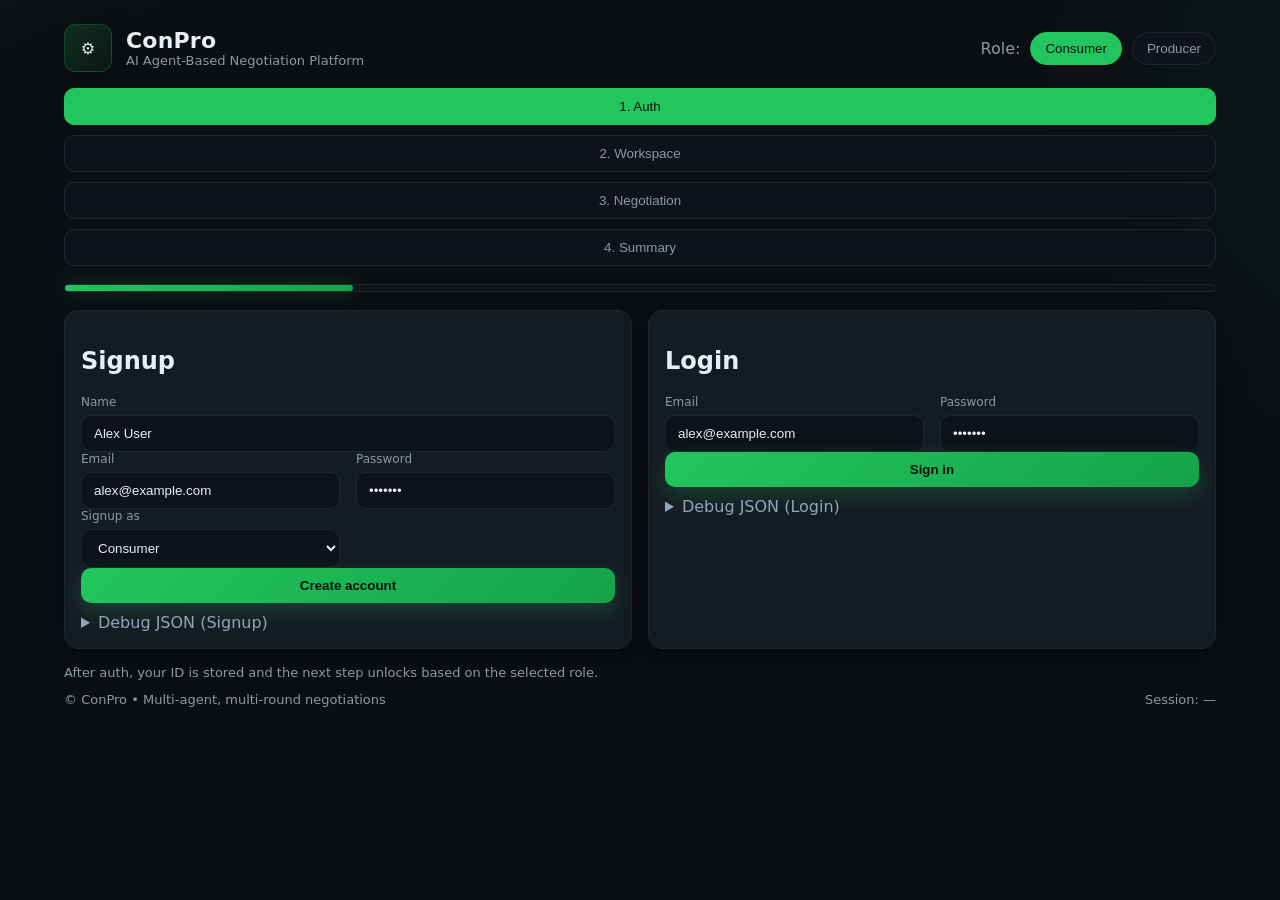
<file: frontend/index.html>
<!doctype html>
<html lang="en">
<head>
  <meta charset="utf-8"/>
  <meta name="viewport" content="width=device-width,initial-scale=1"/>
  <title>ConPro — AI Negotiation Platform</title>
  <link rel="stylesheet" href="./styles.css"/>
</head>
<body class="theme-dark">
  <div class="app-shell">
    <header class="app-header">
      <div class="brand">
        <div class="logo">⚙️</div>
        <div>
          <h1>ConPro</h1>
          <p>AI Agent-Based Negotiation Platform</p>
        </div>
      </div>

      <div class="role-toggle">
        <span class="label">Role:</span>
        <button id="roleConsumer" class="pill active">Consumer</button>
        <button id="roleProducer" class="pill">Producer</button>
      </div>
    </header>

    <nav class="wizard">
      <button class="tab active" data-tab="tab-auth">1. Auth</button>
      <button class="tab" data-tab="tab-workspace">2. Workspace</button>
      <button class="tab" data-tab="tab-negotiation">3. Negotiation</button>
      <button class="tab" data-tab="tab-summary">4. Summary</button>
      <div class="progress"><div class="bar" id="progressBar"></div></div>
    </nav>

    <main class="content">
      <!-- TAB 1: AUTH -->
      <section id="tab-auth" class="tab-pane active">
        <div class="grid-2">
          <div class="card">
            <h2>Signup</h2>
            <div class="form">
              <label>Name</label>
              <input id="name" placeholder="Your name" value="Alex User"/>
              <div class="grid-2">
                <div>
                  <label>Email</label>
                  <input id="email" placeholder="you@example.com" value="alex@example.com"/>
                </div>
                <div>
                  <label>Password</label>
                  <input id="password" type="password" placeholder="••••••••" value="test123"/>
                </div>
              </div>
              <div class="grid-2">
                <div>
                  <label>Signup as</label>
                  <select id="signup_role">
                    <option value="consumer" selected>Consumer</option>
                    <option value="producer">Producer</option>
                  </select>
                </div>
              </div>
              <button id="btnSignup" class="primary">Create account</button>
            </div>

            <details class="debug">
              <summary>Debug JSON (Signup)</summary>
              <pre id="signup_out" class="log"></pre>
            </details>
          </div>

          <div class="card">
            <h2>Login</h2>
            <div class="form">
              <div class="grid-2">
                <div>
                  <label>Email</label>
                  <input id="login_email" placeholder="you@example.com" value="alex@example.com"/>
                </div>
                <div>
                  <label>Password</label>
                  <input id="login_password" type="password" placeholder="••••••••" value="test123"/>
                </div>
              </div>
              <button id="btnLogin" class="primary">Sign in</button>
            </div>

            <details class="debug">
              <summary>Debug JSON (Login)</summary>
              <pre id="login_out" class="log"></pre>
            </details>
          </div>
        </div>
        <div class="hint">After auth, your ID is stored and the next step unlocks based on the selected role.</div>
      </section>

      <!-- TAB 2: WORKSPACE -->
      <section id="tab-workspace" class="tab-pane">
        <div class="grid-2">
          <!-- Consumer workspace -->
          <div class="card role-consumer-only">
            <h2>Consumer Workspace — Submit Request</h2>
            <div class="form">
              <div class="grid-3">
                <div>
                  <label>Consumer ID</label>
                  <input id="consumer_id" placeholder="Auto-filled after auth"/>
                </div>
                <div>
                  <label>Product</label>
                  <select id="product_name">
                    <option>Wheat</option><option>Cement</option><option>Handmade Pottery</option>
                    <option>Paracetamol Tablets</option><option>Cotton Fabric</option>
                  </select>
                </div>
                <div>
                  <label>Quantity</label>
                  <input id="quantity" type="number" value="300"/>
                </div>
              </div>

              <div class="grid-2">
                <div>
                  <label>Budget (per unit)</label>
                  <input id="budget" type="number" step="0.01" value="60"/>
                </div>
                <div>
                  <label>Specs (JSON)</label>
                  <textarea id="specs" rows="3">{ "quality": "A" }</textarea>
                </div>
              </div>
              <button id="btnSubmitRequest" class="primary">Submit Request</button>
            </div>

            <div id="request_human" class="human"></div>
            <details class="debug">
              <summary>Debug JSON (Request)</summary>
              <pre id="request_out" class="log"></pre>
            </details>
          </div>

          <!-- Producer workspace -->
          <div class="card role-producer-only hidden">
            <h2>Producer Workspace — Register Product</h2>
            <div class="form">
              <div class="grid-3">
                <div>
                  <label>Producer ID</label>
                  <input id="producer_id" placeholder="Auto-filled after auth"/>
                </div>
                <div>
                  <label>Product Name</label>
                  <input id="prod_name" placeholder="e.g., Wheat"/>
                </div>
                <div>
                  <label>Domain</label>
                  <select id="prod_domain">
                    <option value="agriculture">Agriculture</option>
                    <option value="construction">Construction</option>
                    <option value="handicrafts">Handicrafts</option>
                    <option value="pharma">Pharma</option>
                    <option value="textiles">Textiles</option>
                  </select>
                </div>
              </div>

              <div class="grid-3">
                <div>
                  <label>Price</label>
                  <input id="prod_price" type="number" step="0.01" placeholder="55.00"/>
                </div>
                <div>
                  <label>Quantity</label>
                  <input id="prod_qty" type="number" placeholder="800"/>
                </div>
                <div>
                  <label>Specs (JSON)</label>
                  <textarea id="prod_specs" rows="3">{ "quality":"A","origin":"Punjab" }</textarea>
                </div>
              </div>
              <button id="btnAddProduct" class="primary">Register Product</button>
            </div>

            <div id="producer_human" class="human"></div>
            <details class="debug">
              <summary>Debug JSON (Product)</summary>
              <pre id="producer_out" class="log"></pre>
            </details>
          </div>
        </div>
      </section>

      <!-- TAB 3: NEGOTIATION -->
      <section id="tab-negotiation" class="tab-pane">
        <div class="card">
          <h2>Start Negotiation</h2>
          <div class="form">
            <div class="grid-3">
              <div>
                <label>Num Producers</label>
                <input id="num_producers" type="number" value="3"/>
              </div>
              <div>
                <label>Num Rounds</label>
                <input id="num_rounds" type="number" value="3"/>
              </div>
              <div>
                <label>Use LLM</label>
                <select id="use_llm"><option value="false" selected>No</option><option value="true">Yes</option></select>
              </div>
            </div>
            <label>Product JSON</label>
            <textarea id="product_json" rows="6">{
  "name": "Wheat",
  "price": 55.0,
  "quantity": 800,
  "specs": { "quality": "A", "origin": "Punjab" }
}</textarea>
            <button id="btnStart" class="primary">Start Session</button>
          </div>

          <div id="start_human" class="human"></div>
          <details class="debug">
            <summary>Debug JSON (Start)</summary>
            <pre id="start_out" class="log"></pre>
          </details>
        </div>

        <div class="card">
          <h2>Round Offers</h2>
          <div class="form grid-4 flow-row">
            <div>
              <label>Session ID</label>
              <input id="session_id" placeholder="Auto-filled"/>
            </div>
            <div>
              <label>Round</label>
              <input id="round_number" type="number" value="1"/>
            </div>
            <div style="display:flex;align-items:end;gap:8px;">
              <button id="btnPrevRound" class="ghost">Prev</button>
              <button id="btnRound">Fetch</button>
              <button id="btnNextRound" class="ghost">Next</button>
            </div>
          </div>

          <!-- Human-readable table -->
          <div id="offers_table_wrap"></div>

          <details class="debug">
            <summary>Debug JSON (Round)</summary>
            <pre id="round_out" class="log"></pre>
          </details>
        </div>

        <div class="card">
          <h2>Choose & Finalize</h2>
          <div class="form grid-3">
            <div>
              <label>Round</label>
              <input id="choose_round_number" type="number" value="1"/>
            </div>
            <div>
              <label>Offer Index (1-based)</label>
              <input id="choose_offer_index" type="number" value="1"/>
            </div>
            <div style="display:flex;align-items:end;">
              <button id="btnChoose">Choose Offer</button>
            </div>
          </div>

          <div id="choose_human" class="human"></div>
          <details class="debug">
            <summary>Debug JSON (Choose)</summary>
            <pre id="choose_out" class="log"></pre>
          </details>

          <div class="form grid-3">
            <div>
              <label>Chosen Deal Index</label>
              <input id="chosen_deal_index" type="number" value="0"/>
            </div>
            <div style="display:flex;align-items:end;">
              <button id="btnFinalize" class="primary">Finalize</button>
            </div>
          </div>

          <div id="final_human" class="human"></div>
          <details class="debug">
            <summary>Debug JSON (Finalize)</summary>
            <pre id="final_out" class="log"></pre>
          </details>
        </div>
      </section>

      <!-- TAB 4: SUMMARY -->
      <section id="tab-summary" class="tab-pane">
        <div class="card">
          <h2>Negotiation Summary</h2>
          <div class="actions"><button id="btnSummary" class="primary">Get Summary</button></div>

          <div id="summary_human" class="human"></div>
          <details class="debug">
            <summary>Debug JSON (Summary)</summary>
            <pre id="summary_out" class="log"></pre>
          </details>
        </div>
      </section>
    </main>

    <footer class="app-footer">
      <span>© ConPro • Multi-agent, multi-round negotiations</span>
      <span id="footSession">Session: —</span>
    </footer>
  </div>

  <!-- toast container -->
  <div id="toasts" class="toasts"></div>

  <script src="./app.js"></script>
</body>
</html>
</file>
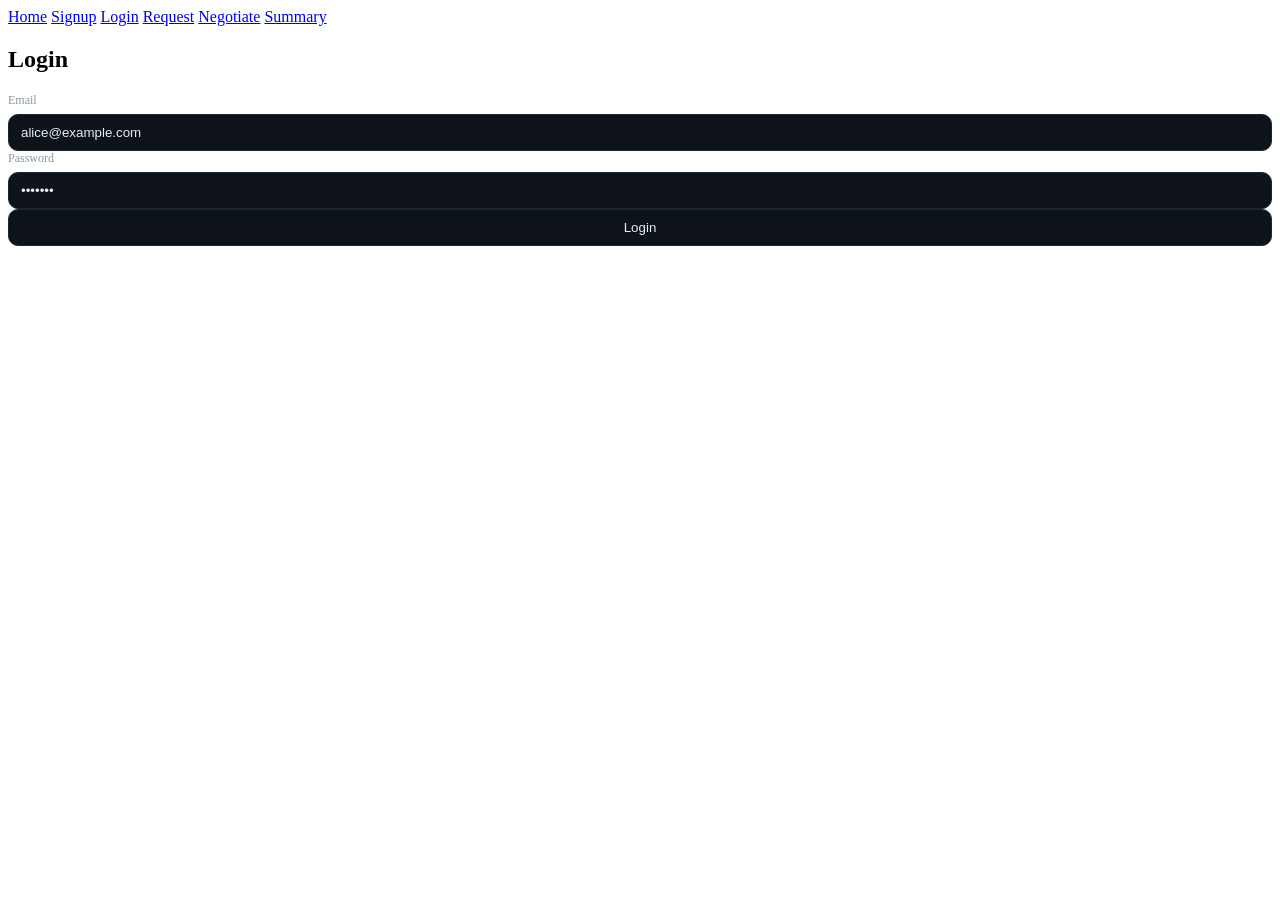
<file: frontend/login.html>
<!doctype html>
<html lang="en">
<head>
  <meta charset="utf-8" />
  <meta name="viewport" content="width=device-width, initial-scale=1" />
  <title>Login - Negotiation Demo</title>
  <link rel="stylesheet" href="./styles.css" />
</head>
<body>
  <header>
    <a class="tag" href="/frontend/index.html">Home</a>
    <a class="tag" href="/frontend/signup.html">Signup</a>
    <a class="tag" href="/frontend/login.html">Login</a>
    <a class="tag" href="/frontend/request.html">Request</a>
    <a class="tag" href="/frontend/negotiate.html">Negotiate</a>
    <a class="tag" href="/frontend/summary.html">Summary</a>
  </header>
  <main>
    <section>
      <h2>Login</h2>
      <label>Email</label>
      <input id="login_email" value="alice@example.com" />
      <label>Password</label>
      <input id="login_password" type="password" value="test123" />
      <button id="btnLogin">Login</button>
      <pre id="login_out"></pre>
    </section>
  </main>
  <script src="./app.js"></script>
</body>
</html>
</file>
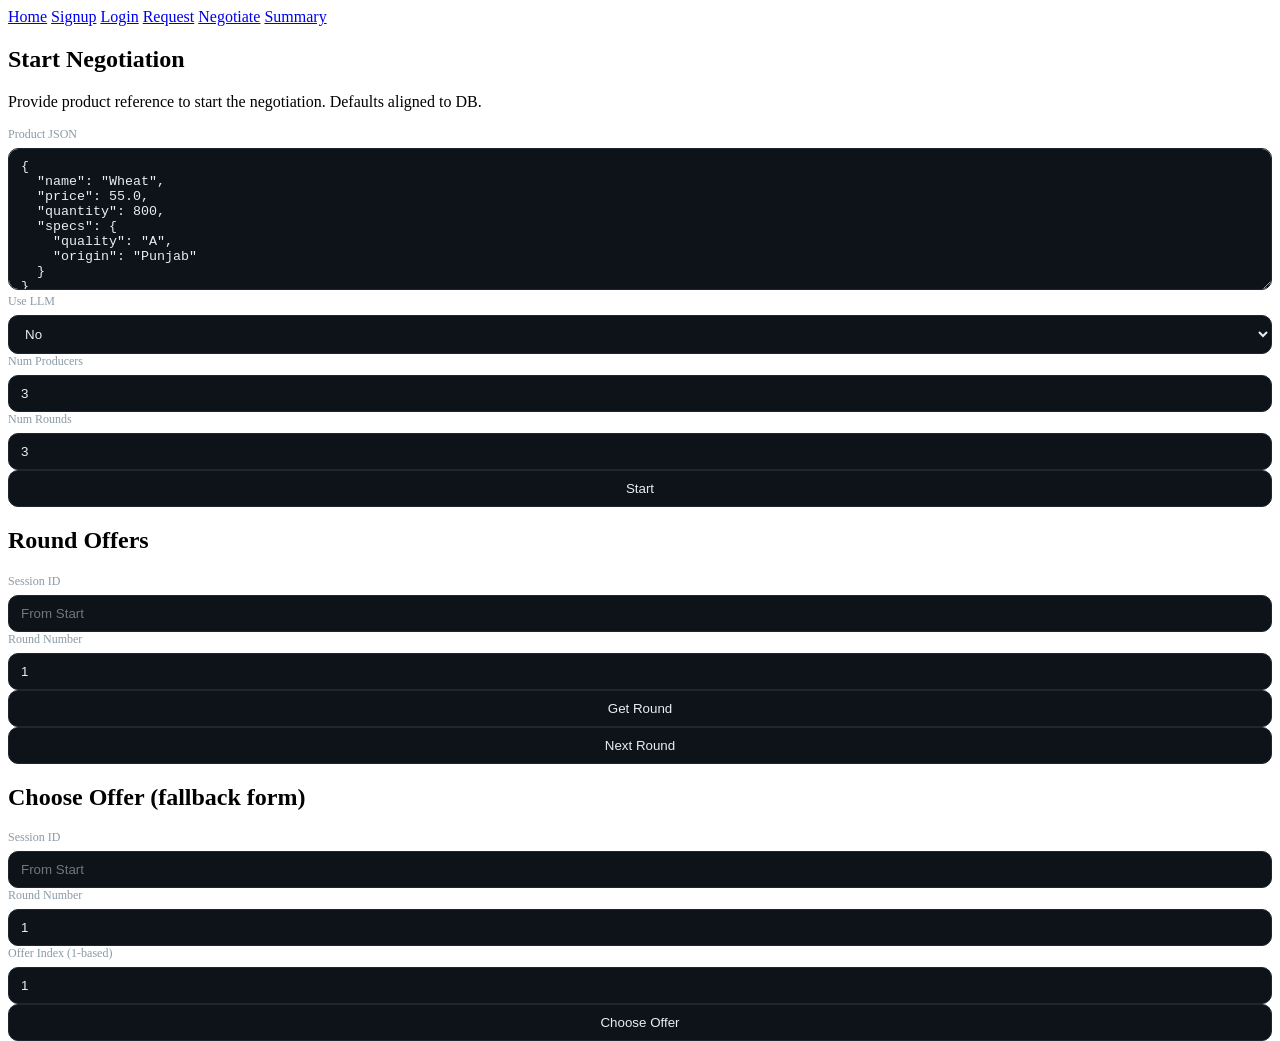
<file: frontend/negotiate.html>
<!doctype html>
<html lang="en">
<head>
  <meta charset="utf-8" />
  <meta name="viewport" content="width=device-width, initial-scale=1" />
  <title>Negotiate - Negotiation Demo</title>
  <link rel="stylesheet" href="./styles.css" />
</head>
<body>
  <header>
    <a class="tag" href="/frontend/index.html">Home</a>
    <a class="tag" href="/frontend/signup.html">Signup</a>
    <a class="tag" href="/frontend/login.html">Login</a>
    <a class="tag" href="/frontend/request.html">Request</a>
    <a class="tag" href="/frontend/negotiate.html">Negotiate</a>
    <a class="tag" href="/frontend/summary.html">Summary</a>
  </header>
  <main>
    <section>
      <h2>Start Negotiation</h2>
      <p>Provide product reference to start the negotiation. Defaults aligned to DB.</p>
      <label>Product JSON</label>
      <textarea id="product_json" rows="8">{
  "name": "Wheat",
  "price": 55.0,
  "quantity": 800,
  "specs": {
    "quality": "A",
    "origin": "Punjab"
  }
}</textarea>
      <label>Use LLM</label>
      <select id="use_llm"><option value="false" selected>No</option><option value="true">Yes</option></select>
      <div class="row">
        <div>
          <label>Num Producers</label>
          <input id="num_producers" type="number" value="3" />
        </div>
        <div>
          <label>Num Rounds</label>
          <input id="num_rounds" type="number" value="3" />
        </div>
      </div>
      <button id="btnStart">Start</button>
      <pre id="start_out"></pre>
    </section>

    <section>
      <h2>Round Offers</h2>
      <label>Session ID</label>
      <input id="session_id" placeholder="From Start" />
      <label>Round Number</label>
      <input id="round_number" type="number" value="1" />
      <div class="row">
        <button id="btnRound">Get Round</button>
        <button id="btnNextRound">Next Round</button>
      </div>
      <pre id="round_out"></pre>
      <div id="offers_list"></div>
    </section>

    <section>
      <h2>Choose Offer (fallback form)</h2>
      <label>Session ID</label>
      <input id="choose_session_id" placeholder="From Start" />
      <div class="row">
        <div>
          <label>Round Number</label>
          <input id="choose_round_number" type="number" value="1" />
        </div>
        <div>
          <label>Offer Index (1-based)</label>
          <input id="choose_offer_index" type="number" value="1" />
        </div>
      </div>
      <button id="btnChoose">Choose Offer</button>
      <pre id="choose_out"></pre>
    </section>
  </main>
  <script src="./app.js"></script>
</body>
</html>
</file>
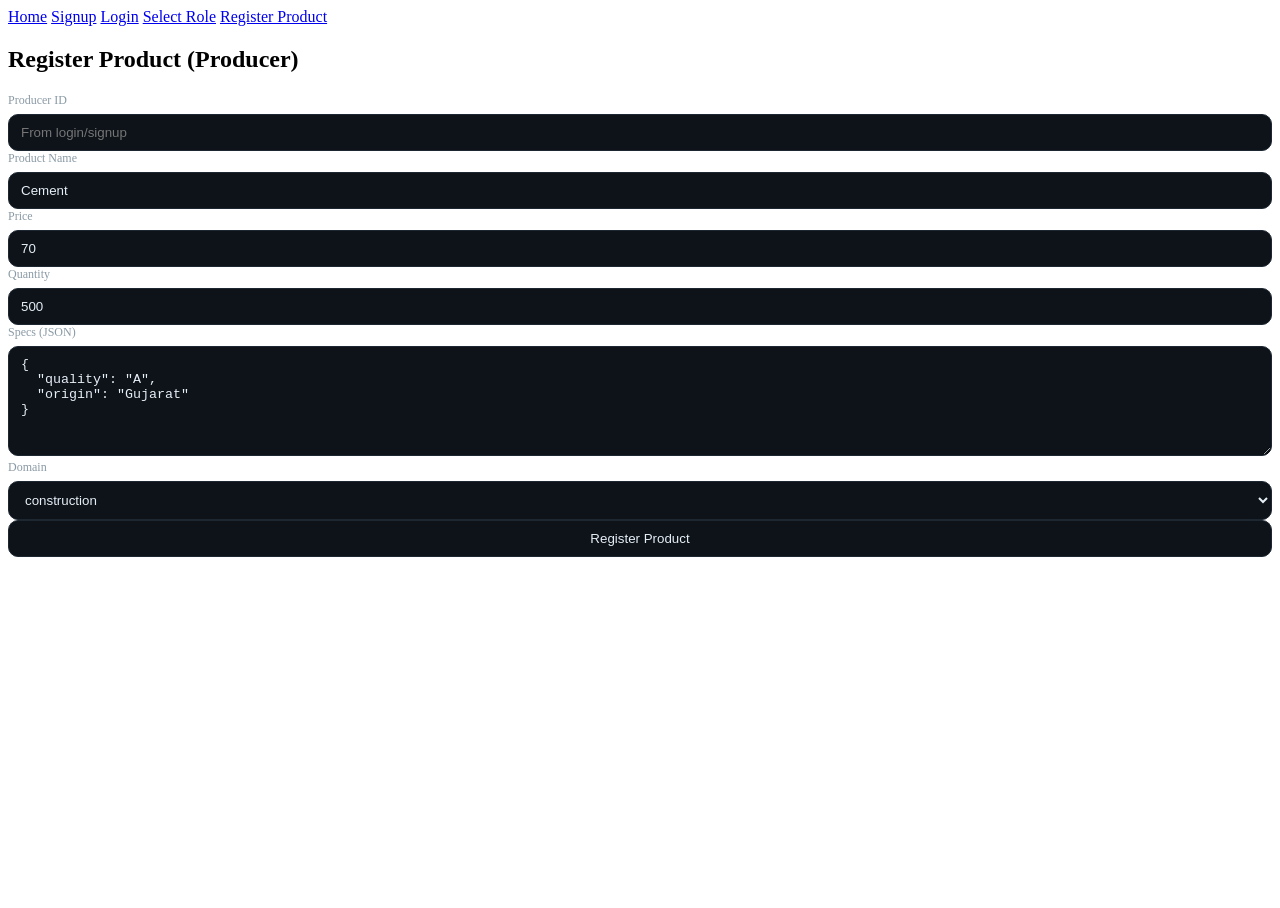
<file: frontend/producer.html>
<!doctype html>
<html lang="en">
<head>
  <meta charset="utf-8" />
  <meta name="viewport" content="width=device-width, initial-scale=1" />
  <title>Register Product - Negotiation Demo</title>
  <link rel="stylesheet" href="./styles.css" />
</head>
<body>
  <header>
    <a class="tag" href="/frontend/index.html">Home</a>
    <a class="tag" href="/frontend/signup.html">Signup</a>
    <a class="tag" href="/frontend/login.html">Login</a>
    <a class="tag" href="/frontend/role.html">Select Role</a>
    <a class="tag" href="/frontend/producer.html">Register Product</a>
  </header>
  <main>
    <section>
      <h2>Register Product (Producer)</h2>
      <label>Producer ID</label>
      <input id="producer_id" placeholder="From login/signup" />

      <label>Product Name</label>
      <input id="prod_name" value="Cement" />

      <div class="row">
        <div>
          <label>Price</label>
          <input id="prod_price" type="number" step="0.01" value="70" />
        </div>
        <div>
          <label>Quantity</label>
          <input id="prod_qty" type="number" value="500" />
        </div>
      </div>

      <label>Specs (JSON)</label>
      <textarea id="prod_specs" rows="3">{
  "quality": "A",
  "origin": "Gujarat"
}</textarea>

      <label>Domain</label>
      <select id="prod_domain">
        <option>construction</option>
        <option>agriculture</option>
        <option>handicrafts</option>
        <option>pharmaceuticals</option>
        <option>textiles</option>
      </select>

      <button id="btnAddProduct">Register Product</button>
      <pre id="producer_out"></pre>
    </section>
  </main>
  <script src="./app.js"></script>
</body>
</html>
</file>
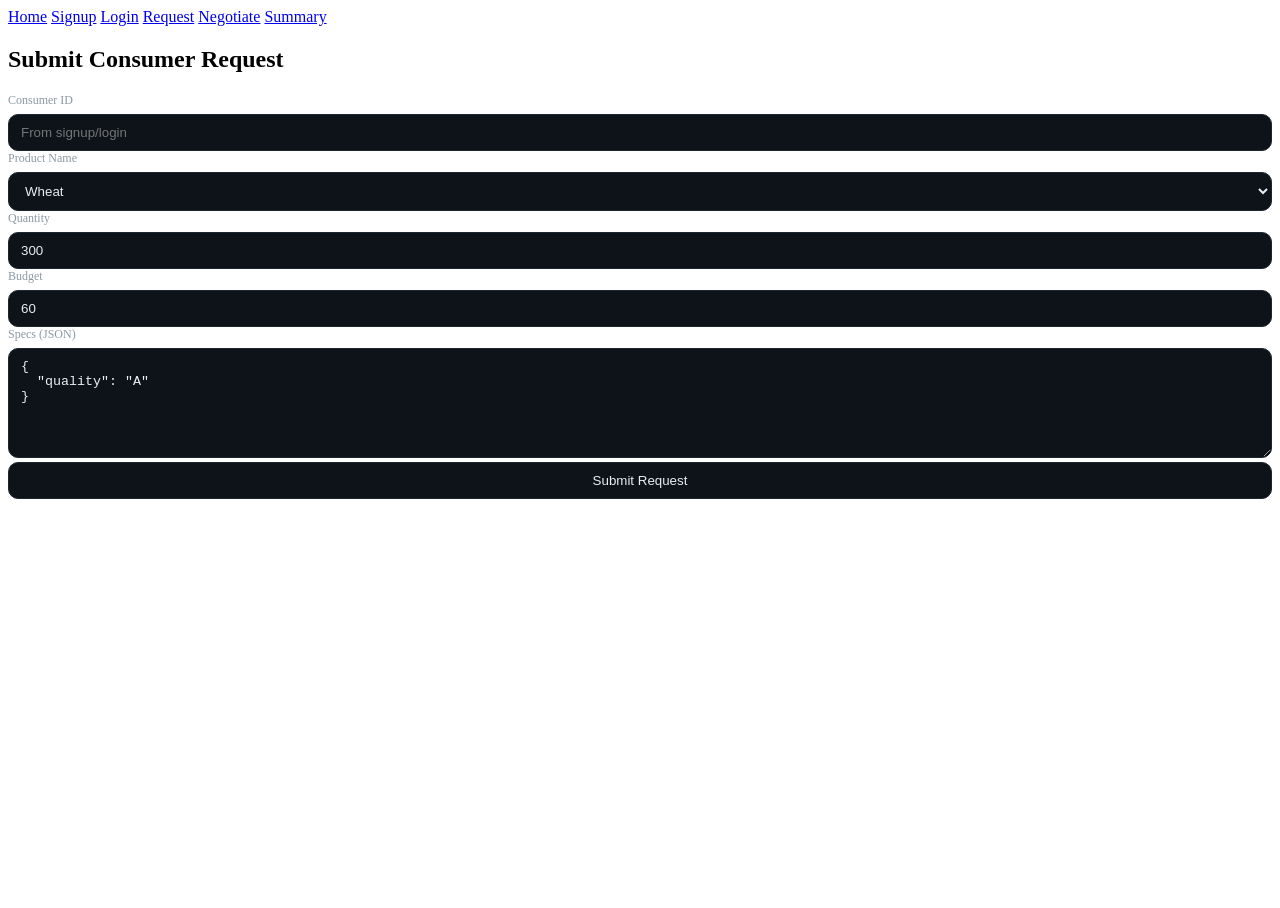
<file: frontend/request.html>
<!doctype html>
<html lang="en">
<head>
  <meta charset="utf-8" />
  <meta name="viewport" content="width=device-width, initial-scale=1" />
  <title>Submit Request - Negotiation Demo</title>
  <link rel="stylesheet" href="./styles.css" />
</head>
<body>
  <header>
    <a class="tag" href="/frontend/index.html">Home</a>
    <a class="tag" href="/frontend/signup.html">Signup</a>
    <a class="tag" href="/frontend/login.html">Login</a>
    <a class="tag" href="/frontend/request.html">Request</a>
    <a class="tag" href="/frontend/negotiate.html">Negotiate</a>
    <a class="tag" href="/frontend/summary.html">Summary</a>
  </header>
  <main>
    <section>
      <h2>Submit Consumer Request</h2>
      <label>Consumer ID</label>
      <input id="consumer_id" placeholder="From signup/login" />
      <label>Product Name</label>
      <select id="product_name">
        <option>Wheat</option>
        <option>Cement</option>
        <option>Handmade Pottery</option>
        <option>Paracetamol Tablets</option>
        <option>Cotton Fabric</option>
      </select>
      <div class="row">
        <div>
          <label>Quantity</label>
          <input id="quantity" type="number" value="300" />
        </div>
        <div>
          <label>Budget</label>
          <input id="budget" type="number" step="0.01" value="60" />
        </div>
      </div>
      <label>Specs (JSON)</label>
      <textarea id="specs" rows="3">{
  "quality": "A"
}</textarea>
      <button id="btnSubmitRequest">Submit Request</button>
      <pre id="request_out"></pre>
    </section>
  </main>
  <script src="./app.js"></script>
</body>
</html>
</file>
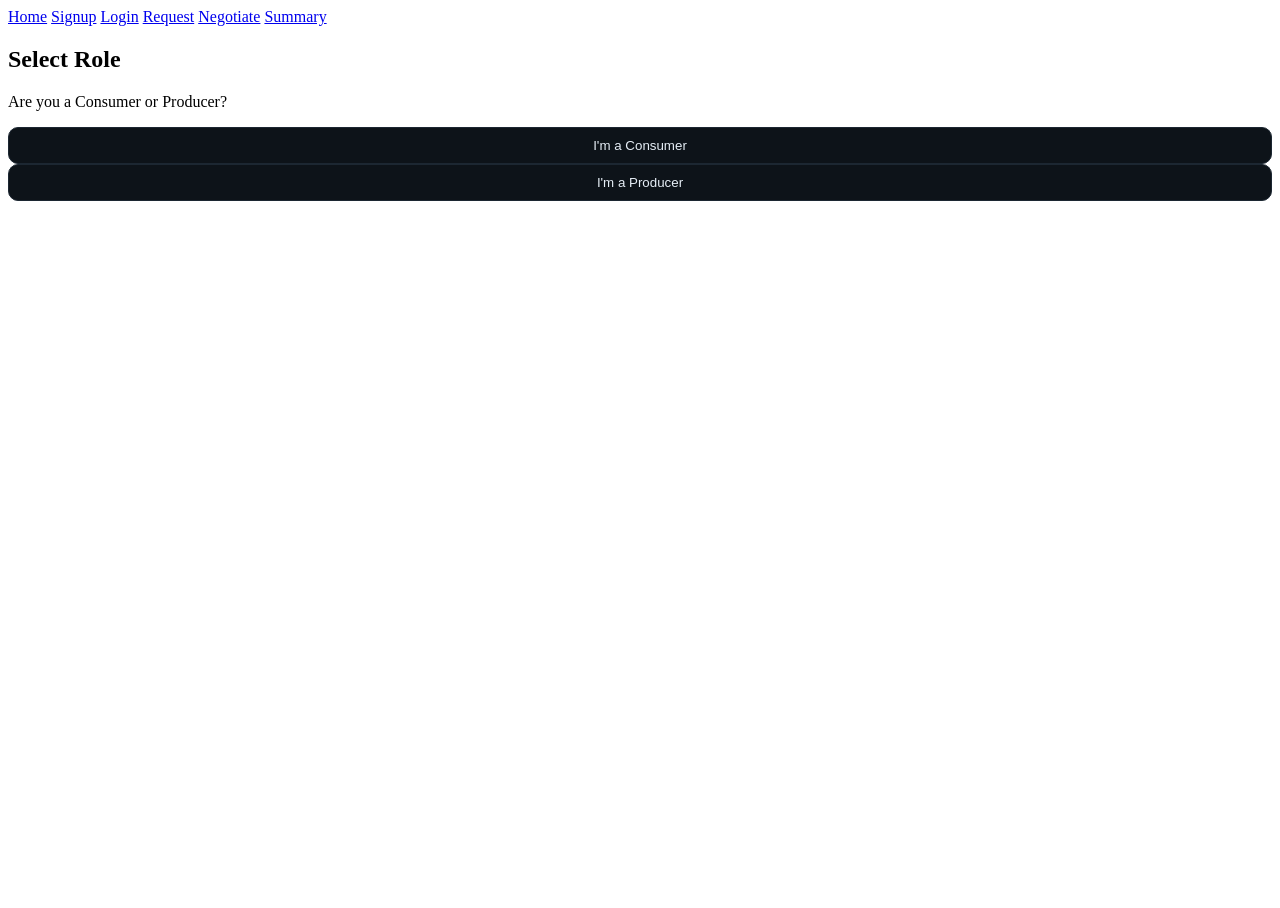
<file: frontend/role.html>
<!doctype html>
<html lang="en">
<head>
  <meta charset="utf-8" />
  <meta name="viewport" content="width=device-width, initial-scale=1" />
  <title>Select Role - Negotiation Demo</title>
  <link rel="stylesheet" href="./styles.css" />
</head>
<body>
  <header>
    <a class="tag" href="/frontend/index.html">Home</a>
    <a class="tag" href="/frontend/signup.html">Signup</a>
    <a class="tag" href="/frontend/login.html">Login</a>
    <a class="tag" href="/frontend/request.html">Request</a>
    <a class="tag" href="/frontend/negotiate.html">Negotiate</a>
    <a class="tag" href="/frontend/summary.html">Summary</a>
  </header>
  <main>
    <section>
      <h2>Select Role</h2>
      <p>Are you a Consumer or Producer?</p>
      <div class="row">
        <button id="btnRoleConsumer">I'm a Consumer</button>
        <button id="btnRoleProducer">I'm a Producer</button>
      </div>
      <pre id="role_out"></pre>
    </section>
  </main>
  <script src="./app.js"></script>
</body>
</html>
</file>
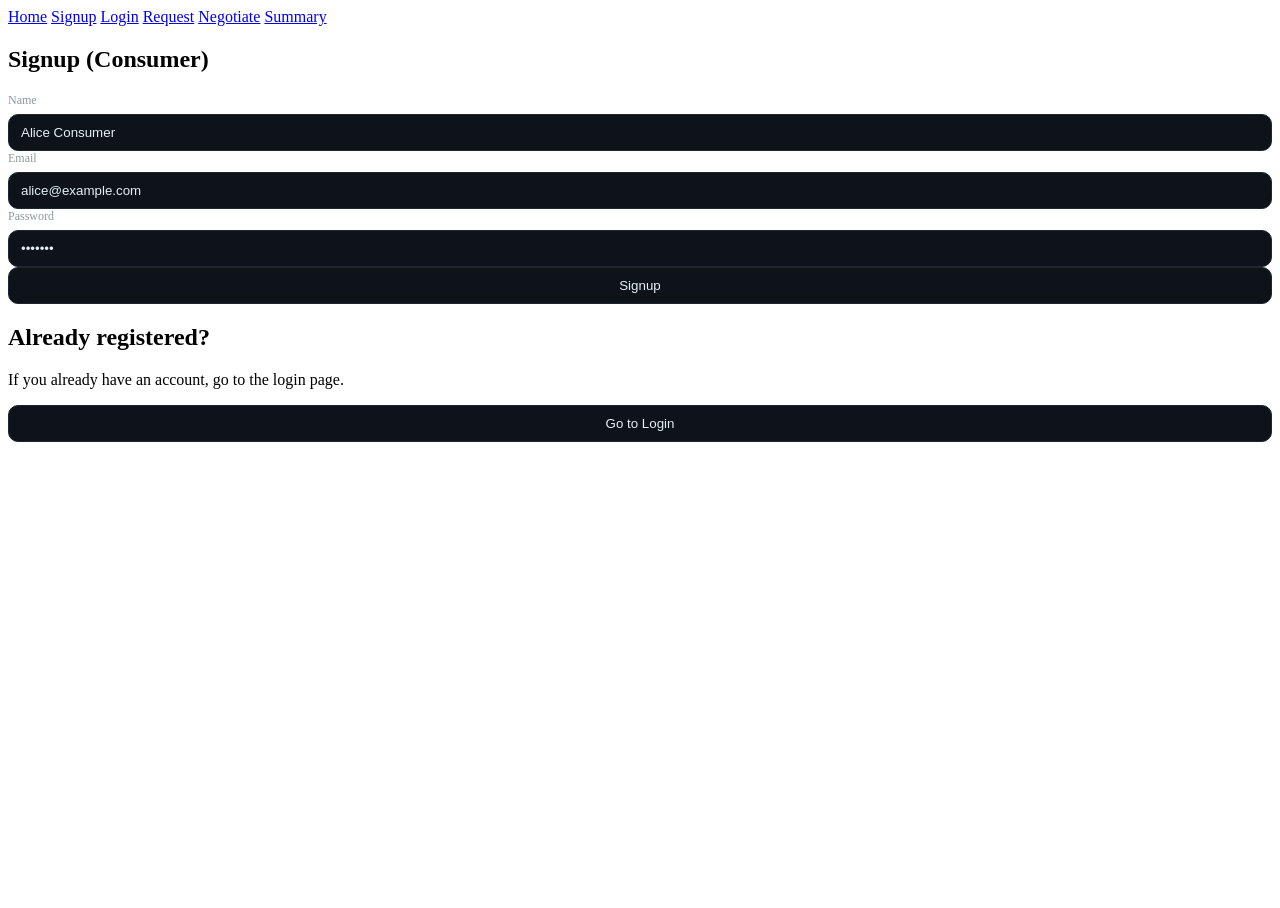
<file: frontend/signup.html>
<!doctype html>
<html lang="en">
<head>
  <meta charset="utf-8" />
  <meta name="viewport" content="width=device-width, initial-scale=1" />
  <title>Signup - Negotiation Demo</title>
  <link rel="stylesheet" href="./styles.css" />
</head>
<body>
  <header>
    <a class="tag" href="/frontend/index.html">Home</a>
    <a class="tag" href="/frontend/signup.html">Signup</a>
    <a class="tag" href="/frontend/login.html">Login</a>
    <a class="tag" href="/frontend/request.html">Request</a>
    <a class="tag" href="/frontend/negotiate.html">Negotiate</a>
    <a class="tag" href="/frontend/summary.html">Summary</a>
  </header>
  <main>
    <section>
      <h2>Signup (Consumer)</h2>
      <label>Name</label>
      <input id="name" value="Alice Consumer" />
      <label>Email</label>
      <input id="email" value="alice@example.com" />
      <label>Password</label>
      <input id="password" type="password" value="test123" />
      <button id="btnSignup">Signup</button>
      <pre id="signup_out"></pre>
    </section>

    <section>
      <h2>Already registered?</h2>
      <p>If you already have an account, go to the login page.</p>
      <button id="btnGoLogin">Go to Login</button>
    </section>
  </main>
  <script src="./app.js"></script>
</body>
</html>
</file>
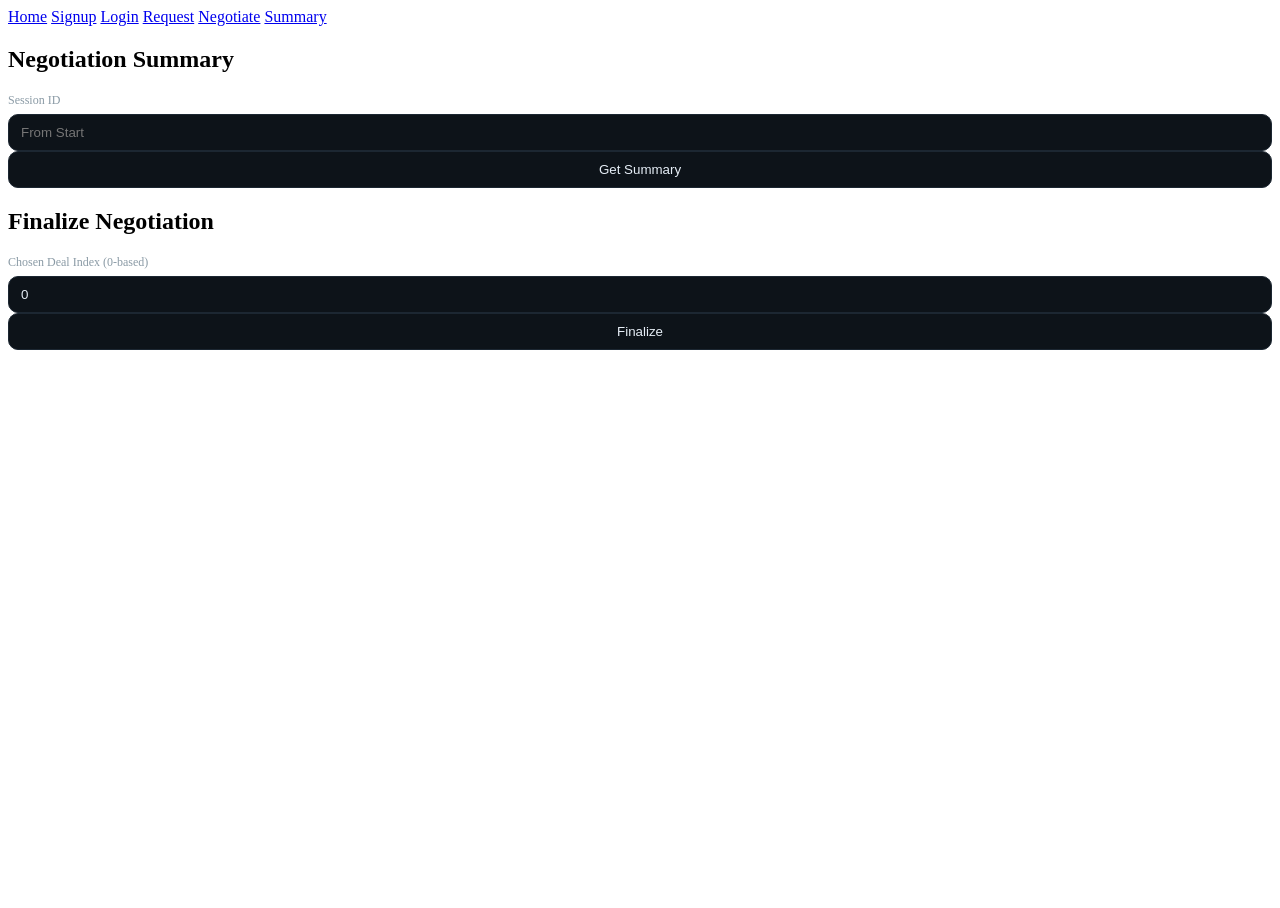
<file: frontend/summary.html>
<!doctype html>
<html lang="en">
<head>
  <meta charset="utf-8" />
  <meta name="viewport" content="width=device-width, initial-scale=1" />
  <title>Summary - Negotiation Demo</title>
  <link rel="stylesheet" href="./styles.css" />
</head>
<body>
  <header>
    <a class="tag" href="/frontend/index.html">Home</a>
    <a class="tag" href="/frontend/signup.html">Signup</a>
    <a class="tag" href="/frontend/login.html">Login</a>
    <a class="tag" href="/frontend/request.html">Request</a>
    <a class="tag" href="/frontend/negotiate.html">Negotiate</a>
    <a class="tag" href="/frontend/summary.html">Summary</a>
  </header>
  <main>
    <section>
      <h2>Negotiation Summary</h2>
      <label>Session ID</label>
      <input id="session_id" placeholder="From Start" />
      <button id="btnSummary">Get Summary</button>
      <pre id="summary_out"></pre>
    </section>

    <section>
      <h2>Finalize Negotiation</h2>
      <label>Chosen Deal Index (0-based)</label>
      <input id="chosen_deal_index" type="number" value="0" />
      <button id="btnFinalize">Finalize</button>
      <pre id="final_out"></pre>
    </section>
  </main>
  <script src="./app.js"></script>
</body>
</html>
</file>
<file: frontend/styles.css>
/* ====== Base ====== */
:root{
  --bg:#0b0f13; --bg-2:#0f141a; --card:#151b23; --muted:#8a9aa5; --text:#e6eef6;
  --accent:#22C55E; --accent-2:#16a34a; --danger:#ef4444;
  --shadow:0 10px 30px rgba(0,0,0,.35); --radius:14px;
}
*{ box-sizing:border-box; }
html,body{ height:100%; }
body.theme-dark{
  margin:0; background:
    radial-gradient(1200px 600px at -10% -20%, rgba(34,197,94,.12), transparent 40%),
    radial-gradient(1000px 800px at 120% 10%, rgba(34,197,94,.08), transparent 50%),
    var(--bg);
  color:var(--text);
  font-family: ui-sans-serif, system-ui, -apple-system, Segoe UI, Roboto, Inter, Arial;
}

/* ====== Layout ====== */
.app-shell{ max-width:1200px; margin:0 auto; padding:24px; }
.app-header{ display:flex; align-items:center; justify-content:space-between; margin-bottom:16px; }
.brand{ display:flex; gap:14px; align-items:center; }
.brand .logo{
  width:48px; height:48px; display:grid; place-items:center; border-radius:12px;
  background:linear-gradient(135deg, rgba(34,197,94,.18), rgba(34,197,94,.04));
  border:1px solid rgba(34,197,94,.25); box-shadow:var(--shadow);
}
.brand h1{ margin:0; font-size:22px; letter-spacing:.2px; }
.brand p{ margin:0; color:var(--muted); font-size:13px; }
.role-toggle{ display:flex; gap:10px; align-items:center; }
.role-toggle .label{ color:var(--muted); }
.pill{ padding:8px 14px; border-radius:999px; background:#0e141a; color:var(--muted); border:1px solid #1c2732; cursor:pointer; transition:.2s; }
.pill.active{ color:#0a1216; background:var(--accent); border-color:var(--accent); }

/* Wizard */
.wizard{ display:flex; align-items:center; gap:10px; flex-wrap:wrap; margin-bottom:18px; }
.wizard .tab{ border:1px solid #1c2732; background:#0d1319; color:var(--muted); padding:10px 14px; border-radius:10px; cursor:pointer; transition:.2s; }
.wizard .tab.active{ color:#04130a; background:var(--accent); border-color:var(--accent); }
.progress{ position:relative; width:100%; height:8px; background:#0e141a; border:1px solid #1c2732; border-radius:999px; margin-top:8px; }
.progress .bar{ width:25%; height:100%; background:linear-gradient(90deg,var(--accent),var(--accent-2)); border-radius:999px; box-shadow:0 0 20px rgba(34,197,94,.35); }

/* Content & cards */
.tab-pane{ display:none; }
.tab-pane.active{ display:block; animation:fade .25s ease; }
@keyframes fade{ from{opacity:.5; transform:translateY(6px);} to{opacity:1; transform:none;} }
.card{ background:var(--card); border:1px solid #1c2732; border-radius:var(--radius); padding:16px; box-shadow:var(--shadow); margin-bottom:16px; }
.grid-2{ display:grid; grid-template-columns:1fr 1fr; gap:16px; }
.grid-3{ display:grid; grid-template-columns:repeat(3,1fr); gap:12px; }
.grid-4{ display:grid; grid-template-columns:2fr 1fr 1fr 1fr; gap:12px; }
@media (max-width:980px){ .grid-2,.grid-3,.grid-4{ grid-template-columns:1fr; } }

/* Forms */
label{ display:block; font-size:12px; color:var(--muted); margin-bottom:6px; }
input,select,textarea,button{
  width:100%; padding:10px 12px; border-radius:10px; border:1px solid #1c2732;
  background:#0d1319; color:var(--text); outline:none;
}
textarea{ min-height:110px; }
input:focus,select:focus,textarea:focus{ border-color:var(--accent); box-shadow:0 0 0 3px rgba(34,197,94,.14); }
.primary{
  background:linear-gradient(135deg,var(--accent),var(--accent-2)); color:#04130a; border:none; font-weight:600; cursor:pointer; transition:.2s; box-shadow:0 8px 22px rgba(34,197,94,.25);
}
.primary:hover{ filter:brightness(.95); }
.ghost{ background:#0e141a; color:var(--text); border:1px solid #1c2732; cursor:pointer; }
.actions{ display:flex; gap:10px; }
.hidden{ display:none !important; }
.hint{ color:var(--muted); font-size:13px; }

/* Human lines */
.human{ margin-top:8px; }
.human-line{ padding:10px 12px; background:#0b1016; border:1px solid #1c2732; border-radius:10px; }
.human-sub{ color:var(--muted); font-size:13px; margin-top:6px; }

/* Debug blocks */
details.debug summary{ color:#94a3b8; cursor:pointer; margin-top:10px; }
.log{ background:#0b1016; border:1px dashed #1c2732; color:#a7b5c1; padding:10px; border-radius:10px; overflow:auto; max-height:220px; }

/* Offers table */
.table-wrap{ overflow:auto; border:1px solid #1c2732; border-radius:12px; }
.offers-table{ width:100%; border-collapse:separate; border-spacing:0; }
.offers-table thead th{
  text-align:left; font-weight:700; padding:12px; background:#0f141a; border-bottom:1px solid #1c2732; position:sticky; top:0;
}
.offers-table tbody td{ padding:12px; border-bottom:1px solid #12202b; }
.offers-table tbody tr:nth-child(odd){ background:#0e141a; }
.offers-table tbody tr:hover{ background:#132026; }
.round-head{ margin-bottom:10px; color:#a8c7b3; }

/* Satisfaction badges */
.sat-good{ color:#10b981; font-weight:700; }
.sat-mid{ color:#fbbf24; font-weight:700; }
.sat-bad{ color:#f87171; font-weight:700; }

/* Footer */
.app-footer{ display:flex; justify-content:space-between; align-items:center; margin-top:12px; color:var(--muted); font-size:13px; }

/* Toasts */
.toasts{ position:fixed; right:18px; bottom:18px; display:flex; flex-direction:column; gap:10px; z-index:9999; }
.toast{
  display:flex; align-items:center; gap:10px; min-width:260px; max-width:380px;
  padding:12px 14px; background:#0f141a; border:1px solid #1c2732; border-left:4px solid var(--accent);
  border-radius:12px; box-shadow:var(--shadow); color:var(--text); opacity:0; transform:translateY(10px); transition:.25s;
}
.toast.show{ opacity:1; transform:none; }
.toast .dot{ width:8px; height:8px; border-radius:999px; background:var(--accent); box-shadow:0 0 12px rgba(34,197,94,.6); }
.toast.info{ border-left-color:#60a5fa; }
.toast.info .dot{ background:#60a5fa; box-shadow:0 0 12px rgba(96,165,250,.6); }
.toast.success{ border-left-color:#22c55e; }
.toast.success .dot{ background:#22c55e; box-shadow:0 0 12px rgba(34,197,94,.6); }
.toast.warning{ border-left-color:#f59e0b; }
.toast.warning .dot{ background:#f59e0b; box-shadow:0 0 12px rgba(245,158,11,.6); }
.toast.error{ border-left-color:#ef4444; }
.toast.error .dot{ background:#ef4444; box-shadow:0 0 12px rgba(239,68,68,.6); }

/* Scrollbar */
*::-webkit-scrollbar { height:10px; width:10px; }
*::-webkit-scrollbar-thumb { background:#1e2a37; border-radius:10px; border:2px solid #0b0f13; }
*::-webkit-scrollbar-track { background:transparent; }
</file>
